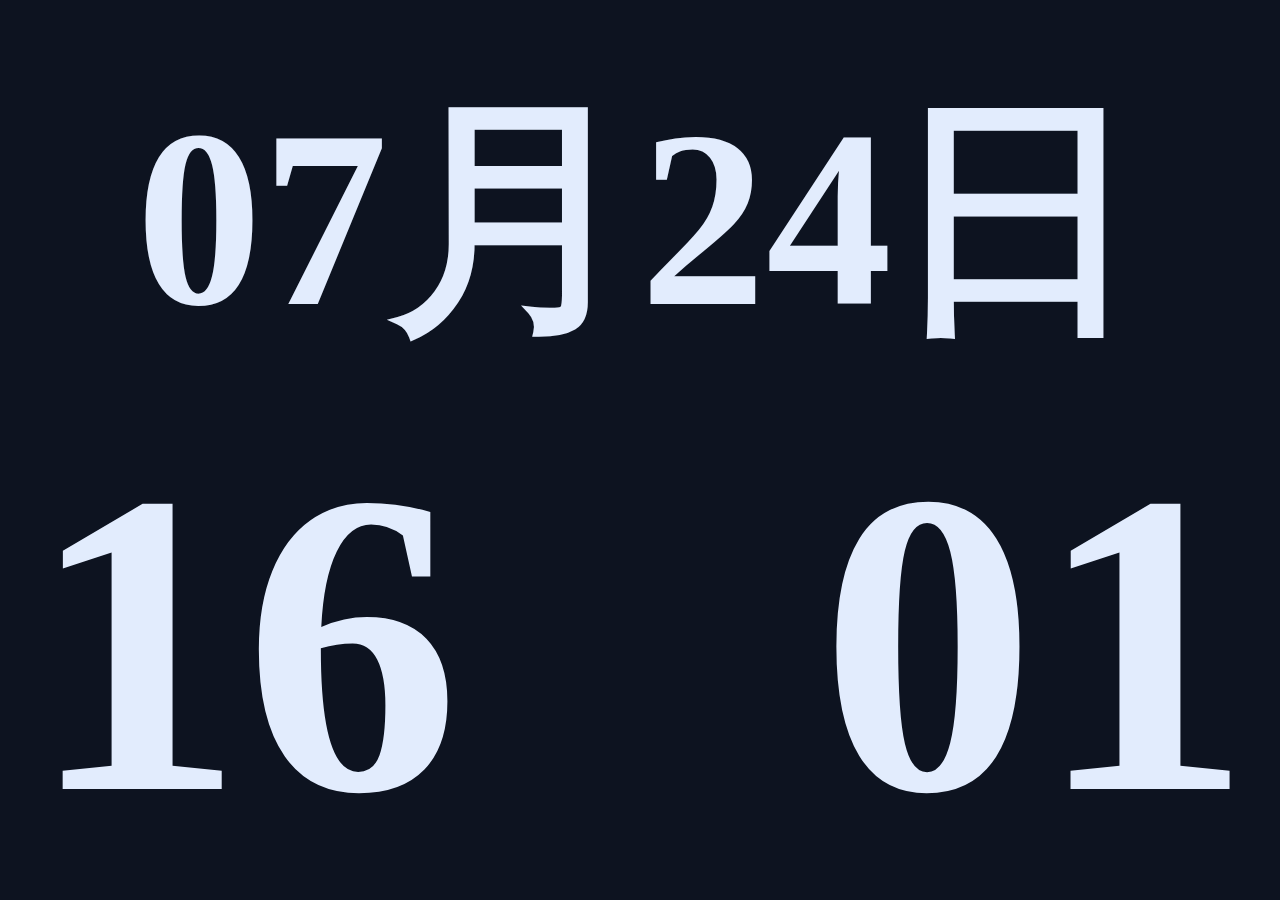
<file: myclock/index.html>
<!--
 * @Description: 优化时间日期布局以及页面颜色
 * @Version: 1.0
 * @Autor: Victorymyniu
 * @Date: 2020-10-13 15:34:53
 * @LastEditors: Victorymyniu
 * @LastEditTime: 
-->
<!DOCTYPE html>
<html lang="en">
<head>
  <meta charset="UTF-8">
  <meta name="viewport" content="width=device-width, initial-scale=1.0">
  <title>MyClocks</title>
  <link rel="stylesheet" href="./css/index.css">
</head>
<body>
  <div class="dateInfos"></div>
  <div class="times">
    <span class="hours"></span>
    <span class="point">:</span>
    <span class="mins"></span>
  </div>
  <script src="./js/index.js"></script>
</body>
</html>
</file>
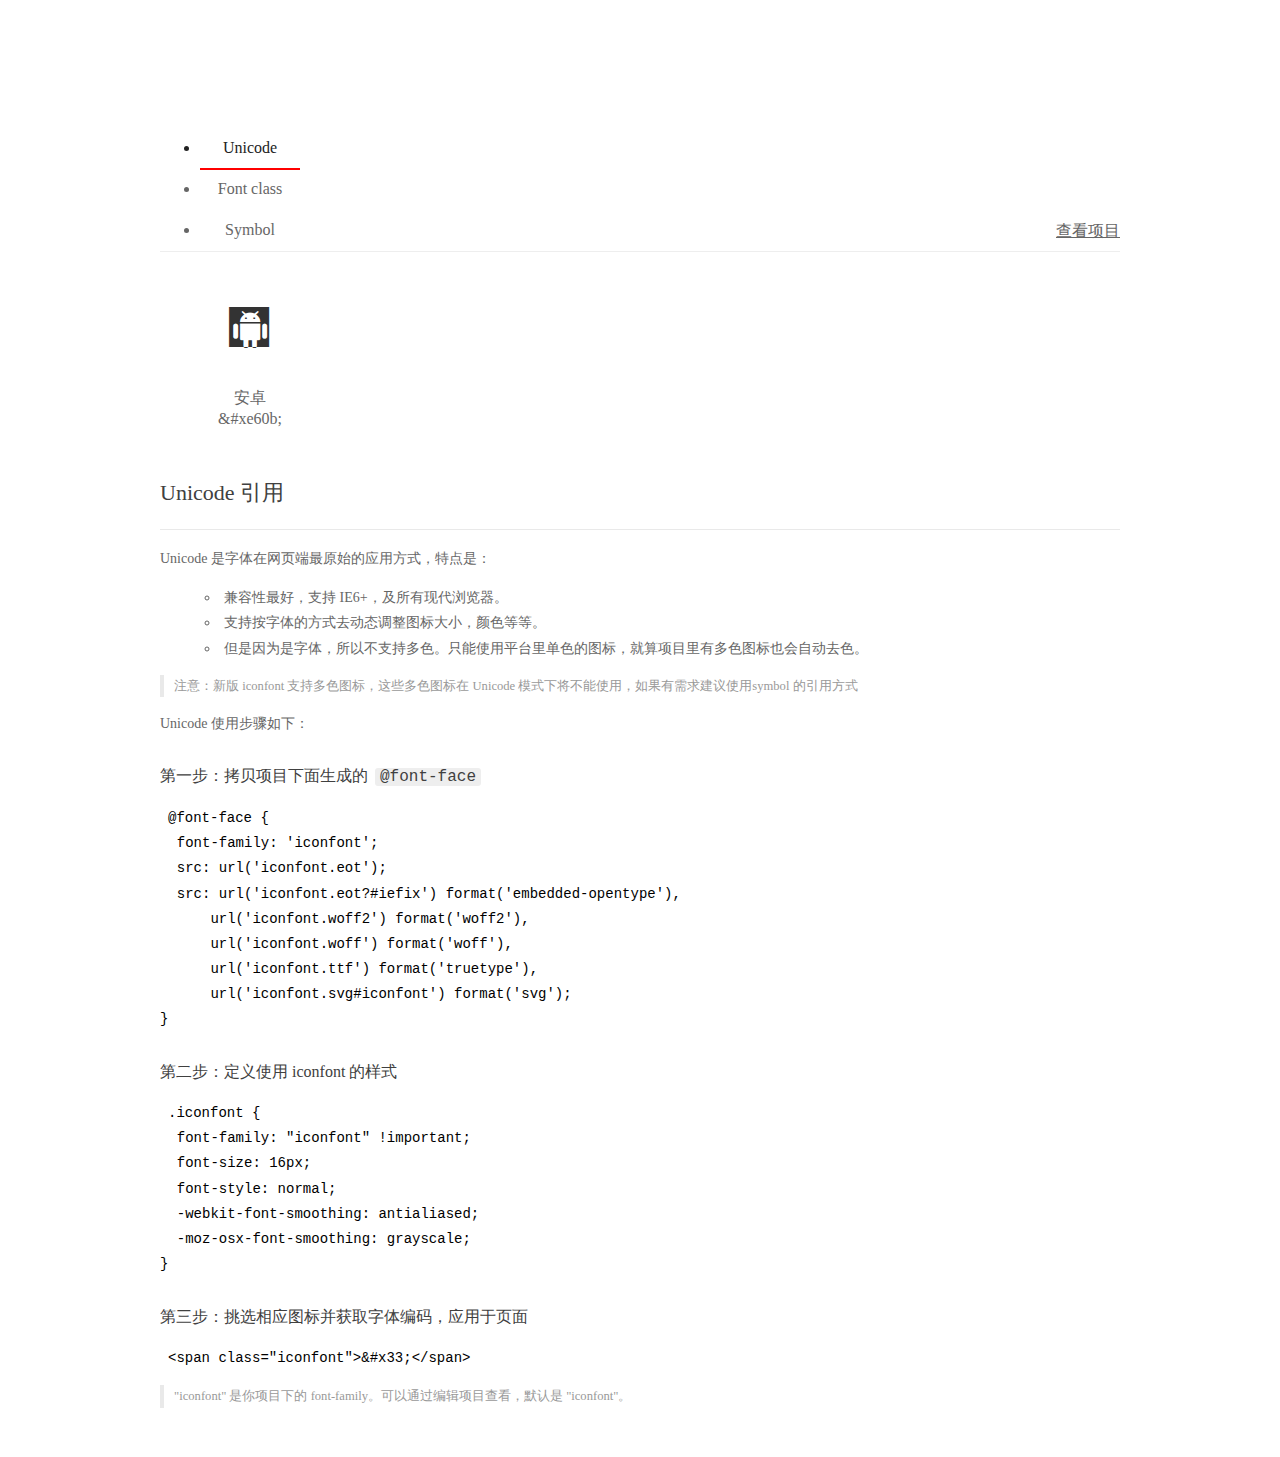
<file: mytest/iconfont/demo_index.html>
<!DOCTYPE html>
<html>
<head>
  <meta charset="utf-8"/>
  <title>IconFont Demo</title>
  <link rel="shortcut icon" href="https://img.alicdn.com/tps/i4/TB1_oz6GVXXXXaFXpXXJDFnIXXX-64-64.ico" type="image/x-icon"/>
  <link rel="stylesheet" href="https://g.alicdn.com/thx/cube/1.3.2/cube.min.css">
  <link rel="stylesheet" href="demo.css">
  <link rel="stylesheet" href="iconfont.css">
  <script src="iconfont.js"></script>
  <!-- jQuery -->
  <script src="https://a1.alicdn.com/oss/uploads/2018/12/26/7bfddb60-08e8-11e9-9b04-53e73bb6408b.js"></script>
  <!-- 代码高亮 -->
  <script src="https://a1.alicdn.com/oss/uploads/2018/12/26/a3f714d0-08e6-11e9-8a15-ebf944d7534c.js"></script>
</head>
<body>
  <div class="main">
    <h1 class="logo"><a href="https://www.iconfont.cn/" title="iconfont 首页" target="_blank">&#xe86b;</a></h1>
    <div class="nav-tabs">
      <ul id="tabs" class="dib-box">
        <li class="dib active"><span>Unicode</span></li>
        <li class="dib"><span>Font class</span></li>
        <li class="dib"><span>Symbol</span></li>
      </ul>
      
      <a href="https://www.iconfont.cn/manage/index?manage_type=myprojects&projectId=2262539" target="_blank" class="nav-more">查看项目</a>
      
    </div>
    <div class="tab-container">
      <div class="content unicode" style="display: block;">
          <ul class="icon_lists dib-box">
          
            <li class="dib">
              <span class="icon iconfont">&#xe60b;</span>
                <div class="name">安卓</div>
                <div class="code-name">&amp;#xe60b;</div>
              </li>
          
          </ul>
          <div class="article markdown">
          <h2 id="unicode-">Unicode 引用</h2>
          <hr>

          <p>Unicode 是字体在网页端最原始的应用方式，特点是：</p>
          <ul>
            <li>兼容性最好，支持 IE6+，及所有现代浏览器。</li>
            <li>支持按字体的方式去动态调整图标大小，颜色等等。</li>
            <li>但是因为是字体，所以不支持多色。只能使用平台里单色的图标，就算项目里有多色图标也会自动去色。</li>
          </ul>
          <blockquote>
            <p>注意：新版 iconfont 支持多色图标，这些多色图标在 Unicode 模式下将不能使用，如果有需求建议使用symbol 的引用方式</p>
          </blockquote>
          <p>Unicode 使用步骤如下：</p>
          <h3 id="-font-face">第一步：拷贝项目下面生成的 <code>@font-face</code></h3>
<pre><code class="language-css"
>@font-face {
  font-family: 'iconfont';
  src: url('iconfont.eot');
  src: url('iconfont.eot?#iefix') format('embedded-opentype'),
      url('iconfont.woff2') format('woff2'),
      url('iconfont.woff') format('woff'),
      url('iconfont.ttf') format('truetype'),
      url('iconfont.svg#iconfont') format('svg');
}
</code></pre>
          <h3 id="-iconfont-">第二步：定义使用 iconfont 的样式</h3>
<pre><code class="language-css"
>.iconfont {
  font-family: "iconfont" !important;
  font-size: 16px;
  font-style: normal;
  -webkit-font-smoothing: antialiased;
  -moz-osx-font-smoothing: grayscale;
}
</code></pre>
          <h3 id="-">第三步：挑选相应图标并获取字体编码，应用于页面</h3>
<pre>
<code class="language-html"
>&lt;span class="iconfont"&gt;&amp;#x33;&lt;/span&gt;
</code></pre>
          <blockquote>
            <p>"iconfont" 是你项目下的 font-family。可以通过编辑项目查看，默认是 "iconfont"。</p>
          </blockquote>
          </div>
      </div>
      <div class="content font-class">
        <ul class="icon_lists dib-box">
          
          <li class="dib">
            <span class="icon iconfont iconanzhuo"></span>
            <div class="name">
              安卓
            </div>
            <div class="code-name">.iconanzhuo
            </div>
          </li>
          
        </ul>
        <div class="article markdown">
        <h2 id="font-class-">font-class 引用</h2>
        <hr>

        <p>font-class 是 Unicode 使用方式的一种变种，主要是解决 Unicode 书写不直观，语意不明确的问题。</p>
        <p>与 Unicode 使用方式相比，具有如下特点：</p>
        <ul>
          <li>兼容性良好，支持 IE8+，及所有现代浏览器。</li>
          <li>相比于 Unicode 语意明确，书写更直观。可以很容易分辨这个 icon 是什么。</li>
          <li>因为使用 class 来定义图标，所以当要替换图标时，只需要修改 class 里面的 Unicode 引用。</li>
          <li>不过因为本质上还是使用的字体，所以多色图标还是不支持的。</li>
        </ul>
        <p>使用步骤如下：</p>
        <h3 id="-fontclass-">第一步：引入项目下面生成的 fontclass 代码：</h3>
<pre><code class="language-html">&lt;link rel="stylesheet" href="./iconfont.css"&gt;
</code></pre>
        <h3 id="-">第二步：挑选相应图标并获取类名，应用于页面：</h3>
<pre><code class="language-html">&lt;span class="iconfont iconxxx"&gt;&lt;/span&gt;
</code></pre>
        <blockquote>
          <p>"
            iconfont" 是你项目下的 font-family。可以通过编辑项目查看，默认是 "iconfont"。</p>
        </blockquote>
      </div>
      </div>
      <div class="content symbol">
          <ul class="icon_lists dib-box">
          
            <li class="dib">
                <svg class="icon svg-icon" aria-hidden="true">
                  <use xlink:href="#iconanzhuo"></use>
                </svg>
                <div class="name">安卓</div>
                <div class="code-name">#iconanzhuo</div>
            </li>
          
          </ul>
          <div class="article markdown">
          <h2 id="symbol-">Symbol 引用</h2>
          <hr>

          <p>这是一种全新的使用方式，应该说这才是未来的主流，也是平台目前推荐的用法。相关介绍可以参考这篇<a href="">文章</a>
            这种用法其实是做了一个 SVG 的集合，与另外两种相比具有如下特点：</p>
          <ul>
            <li>支持多色图标了，不再受单色限制。</li>
            <li>通过一些技巧，支持像字体那样，通过 <code>font-size</code>, <code>color</code> 来调整样式。</li>
            <li>兼容性较差，支持 IE9+，及现代浏览器。</li>
            <li>浏览器渲染 SVG 的性能一般，还不如 png。</li>
          </ul>
          <p>使用步骤如下：</p>
          <h3 id="-symbol-">第一步：引入项目下面生成的 symbol 代码：</h3>
<pre><code class="language-html">&lt;script src="./iconfont.js"&gt;&lt;/script&gt;
</code></pre>
          <h3 id="-css-">第二步：加入通用 CSS 代码（引入一次就行）：</h3>
<pre><code class="language-html">&lt;style&gt;
.icon {
  width: 1em;
  height: 1em;
  vertical-align: -0.15em;
  fill: currentColor;
  overflow: hidden;
}
&lt;/style&gt;
</code></pre>
          <h3 id="-">第三步：挑选相应图标并获取类名，应用于页面：</h3>
<pre><code class="language-html">&lt;svg class="icon" aria-hidden="true"&gt;
  &lt;use xlink:href="#icon-xxx"&gt;&lt;/use&gt;
&lt;/svg&gt;
</code></pre>
          </div>
      </div>

    </div>
  </div>
  <script>
  $(document).ready(function () {
      $('.tab-container .content:first').show()

      $('#tabs li').click(function (e) {
        var tabContent = $('.tab-container .content')
        var index = $(this).index()

        if ($(this).hasClass('active')) {
          return
        } else {
          $('#tabs li').removeClass('active')
          $(this).addClass('active')

          tabContent.hide().eq(index).fadeIn()
        }
      })
    })
  </script>
</body>
</html>
</file>
<file: myclock/css/index.css>
* {padding:0;margin:0;list-style:none;box-sizing:border-box;text-align: center;overflow: hidden;}
body {background-color: #0d1320;font-size: 70px;color: #e2ecfd;font-weight: bold;}
.dateInfos {font-size: 28vh;margin-top: 50px;}
.times {font-size: 48vh;line-height: 56vh;}
.point {position: relative; bottom:3vh;}
</file>
<file: mytest/iconfont/demo.css>
/* Logo 字体 */
@font-face {
  font-family: "iconfont logo";
  src: url('https://at.alicdn.com/t/font_985780_km7mi63cihi.eot?t=1545807318834');
  src: url('https://at.alicdn.com/t/font_985780_km7mi63cihi.eot?t=1545807318834#iefix') format('embedded-opentype'),
    url('https://at.alicdn.com/t/font_985780_km7mi63cihi.woff?t=1545807318834') format('woff'),
    url('https://at.alicdn.com/t/font_985780_km7mi63cihi.ttf?t=1545807318834') format('truetype'),
    url('https://at.alicdn.com/t/font_985780_km7mi63cihi.svg?t=1545807318834#iconfont') format('svg');
}

.logo {
  font-family: "iconfont logo";
  font-size: 160px;
  font-style: normal;
  -webkit-font-smoothing: antialiased;
  -moz-osx-font-smoothing: grayscale;
}

/* tabs */
.nav-tabs {
  position: relative;
}

.nav-tabs .nav-more {
  position: absolute;
  right: 0;
  bottom: 0;
  height: 42px;
  line-height: 42px;
  color: #666;
}

#tabs {
  border-bottom: 1px solid #eee;
}

#tabs li {
  cursor: pointer;
  width: 100px;
  height: 40px;
  line-height: 40px;
  text-align: center;
  font-size: 16px;
  border-bottom: 2px solid transparent;
  position: relative;
  z-index: 1;
  margin-bottom: -1px;
  color: #666;
}


#tabs .active {
  border-bottom-color: #f00;
  color: #222;
}

.tab-container .content {
  display: none;
}

/* 页面布局 */
.main {
  padding: 30px 100px;
  width: 960px;
  margin: 0 auto;
}

.main .logo {
  color: #333;
  text-align: left;
  margin-bottom: 30px;
  line-height: 1;
  height: 110px;
  margin-top: -50px;
  overflow: hidden;
  *zoom: 1;
}

.main .logo a {
  font-size: 160px;
  color: #333;
}

.helps {
  margin-top: 40px;
}

.helps pre {
  padding: 20px;
  margin: 10px 0;
  border: solid 1px #e7e1cd;
  background-color: #fffdef;
  overflow: auto;
}

.icon_lists {
  width: 100% !important;
  overflow: hidden;
  *zoom: 1;
}

.icon_lists li {
  width: 100px;
  margin-bottom: 10px;
  margin-right: 20px;
  text-align: center;
  list-style: none !important;
  cursor: default;
}

.icon_lists li .code-name {
  line-height: 1.2;
}

.icon_lists .icon {
  display: block;
  height: 100px;
  line-height: 100px;
  font-size: 42px;
  margin: 10px auto;
  color: #333;
  -webkit-transition: font-size 0.25s linear, width 0.25s linear;
  -moz-transition: font-size 0.25s linear, width 0.25s linear;
  transition: font-size 0.25s linear, width 0.25s linear;
}

.icon_lists .icon:hover {
  font-size: 100px;
}

.icon_lists .svg-icon {
  /* 通过设置 font-size 来改变图标大小 */
  width: 1em;
  /* 图标和文字相邻时，垂直对齐 */
  vertical-align: -0.15em;
  /* 通过设置 color 来改变 SVG 的颜色/fill */
  fill: currentColor;
  /* path 和 stroke 溢出 viewBox 部分在 IE 下会显示
      normalize.css 中也包含这行 */
  overflow: hidden;
}

.icon_lists li .name,
.icon_lists li .code-name {
  color: #666;
}

/* markdown 样式 */
.markdown {
  color: #666;
  font-size: 14px;
  line-height: 1.8;
}

.highlight {
  line-height: 1.5;
}

.markdown img {
  vertical-align: middle;
  max-width: 100%;
}

.markdown h1 {
  color: #404040;
  font-weight: 500;
  line-height: 40px;
  margin-bottom: 24px;
}

.markdown h2,
.markdown h3,
.markdown h4,
.markdown h5,
.markdown h6 {
  color: #404040;
  margin: 1.6em 0 0.6em 0;
  font-weight: 500;
  clear: both;
}

.markdown h1 {
  font-size: 28px;
}

.markdown h2 {
  font-size: 22px;
}

.markdown h3 {
  font-size: 16px;
}

.markdown h4 {
  font-size: 14px;
}

.markdown h5 {
  font-size: 12px;
}

.markdown h6 {
  font-size: 12px;
}

.markdown hr {
  height: 1px;
  border: 0;
  background: #e9e9e9;
  margin: 16px 0;
  clear: both;
}

.markdown p {
  margin: 1em 0;
}

.markdown>p,
.markdown>blockquote,
.markdown>.highlight,
.markdown>ol,
.markdown>ul {
  width: 80%;
}

.markdown ul>li {
  list-style: circle;
}

.markdown>ul li,
.markdown blockquote ul>li {
  margin-left: 20px;
  padding-left: 4px;
}

.markdown>ul li p,
.markdown>ol li p {
  margin: 0.6em 0;
}

.markdown ol>li {
  list-style: decimal;
}

.markdown>ol li,
.markdown blockquote ol>li {
  margin-left: 20px;
  padding-left: 4px;
}

.markdown code {
  margin: 0 3px;
  padding: 0 5px;
  background: #eee;
  border-radius: 3px;
}

.markdown strong,
.markdown b {
  font-weight: 600;
}

.markdown>table {
  border-collapse: collapse;
  border-spacing: 0px;
  empty-cells: show;
  border: 1px solid #e9e9e9;
  width: 95%;
  margin-bottom: 24px;
}

.markdown>table th {
  white-space: nowrap;
  color: #333;
  font-weight: 600;
}

.markdown>table th,
.markdown>table td {
  border: 1px solid #e9e9e9;
  padding: 8px 16px;
  text-align: left;
}

.markdown>table th {
  background: #F7F7F7;
}

.markdown blockquote {
  font-size: 90%;
  color: #999;
  border-left: 4px solid #e9e9e9;
  padding-left: 0.8em;
  margin: 1em 0;
}

.markdown blockquote p {
  margin: 0;
}

.markdown .anchor {
  opacity: 0;
  transition: opacity 0.3s ease;
  margin-left: 8px;
}

.markdown .waiting {
  color: #ccc;
}

.markdown h1:hover .anchor,
.markdown h2:hover .anchor,
.markdown h3:hover .anchor,
.markdown h4:hover .anchor,
.markdown h5:hover .anchor,
.markdown h6:hover .anchor {
  opacity: 1;
  display: inline-block;
}

.markdown>br,
.markdown>p>br {
  clear: both;
}


.hljs {
  display: block;
  background: white;
  padding: 0.5em;
  color: #333333;
  overflow-x: auto;
}

.hljs-comment,
.hljs-meta {
  color: #969896;
}

.hljs-string,
.hljs-variable,
.hljs-template-variable,
.hljs-strong,
.hljs-emphasis,
.hljs-quote {
  color: #df5000;
}

.hljs-keyword,
.hljs-selector-tag,
.hljs-type {
  color: #a71d5d;
}

.hljs-literal,
.hljs-symbol,
.hljs-bullet,
.hljs-attribute {
  color: #0086b3;
}

.hljs-section,
.hljs-name {
  color: #63a35c;
}

.hljs-tag {
  color: #333333;
}

.hljs-title,
.hljs-attr,
.hljs-selector-id,
.hljs-selector-class,
.hljs-selector-attr,
.hljs-selector-pseudo {
  color: #795da3;
}

.hljs-addition {
  color: #55a532;
  background-color: #eaffea;
}

.hljs-deletion {
  color: #bd2c00;
  background-color: #ffecec;
}

.hljs-link {
  text-decoration: underline;
}

/* 代码高亮 */
/* PrismJS 1.15.0
https://prismjs.com/download.html#themes=prism&languages=markup+css+clike+javascript */
/**
 * prism.js default theme for JavaScript, CSS and HTML
 * Based on dabblet (http://dabblet.com)
 * @author Lea Verou
 */
code[class*="language-"],
pre[class*="language-"] {
  color: black;
  background: none;
  text-shadow: 0 1px white;
  font-family: Consolas, Monaco, 'Andale Mono', 'Ubuntu Mono', monospace;
  text-align: left;
  white-space: pre;
  word-spacing: normal;
  word-break: normal;
  word-wrap: normal;
  line-height: 1.5;

  -moz-tab-size: 4;
  -o-tab-size: 4;
  tab-size: 4;

  -webkit-hyphens: none;
  -moz-hyphens: none;
  -ms-hyphens: none;
  hyphens: none;
}

pre[class*="language-"]::-moz-selection,
pre[class*="language-"] ::-moz-selection,
code[class*="language-"]::-moz-selection,
code[class*="language-"] ::-moz-selection {
  text-shadow: none;
  background: #b3d4fc;
}

pre[class*="language-"]::selection,
pre[class*="language-"] ::selection,
code[class*="language-"]::selection,
code[class*="language-"] ::selection {
  text-shadow: none;
  background: #b3d4fc;
}

@media print {

  code[class*="language-"],
  pre[class*="language-"] {
    text-shadow: none;
  }
}

/* Code blocks */
pre[class*="language-"] {
  padding: 1em;
  margin: .5em 0;
  overflow: auto;
}

:not(pre)>code[class*="language-"],
pre[class*="language-"] {
  background: #f5f2f0;
}

/* Inline code */
:not(pre)>code[class*="language-"] {
  padding: .1em;
  border-radius: .3em;
  white-space: normal;
}

.token.comment,
.token.prolog,
.token.doctype,
.token.cdata {
  color: slategray;
}

.token.punctuation {
  color: #999;
}

.namespace {
  opacity: .7;
}

.token.property,
.token.tag,
.token.boolean,
.token.number,
.token.constant,
.token.symbol,
.token.deleted {
  color: #905;
}

.token.selector,
.token.attr-name,
.token.string,
.token.char,
.token.builtin,
.token.inserted {
  color: #690;
}

.token.operator,
.token.entity,
.token.url,
.language-css .token.string,
.style .token.string {
  color: #9a6e3a;
  background: hsla(0, 0%, 100%, .5);
}

.token.atrule,
.token.attr-value,
.token.keyword {
  color: #07a;
}

.token.function,
.token.class-name {
  color: #DD4A68;
}

.token.regex,
.token.important,
.token.variable {
  color: #e90;
}

.token.important,
.token.bold {
  font-weight: bold;
}

.token.italic {
  font-style: italic;
}

.token.entity {
  cursor: help;
}
</file>
<file: mytest/iconfont/iconfont.css>
@font-face {font-family: "iconfont";
  src: url('iconfont.eot?t=1607594755521'); /* IE9 */
  src: url('iconfont.eot?t=1607594755521#iefix') format('embedded-opentype'), /* IE6-IE8 */
  url('[data-uri]') format('woff2'),
  url('iconfont.woff?t=1607594755521') format('woff'),
  url('iconfont.ttf?t=1607594755521') format('truetype'), /* chrome, firefox, opera, Safari, Android, iOS 4.2+ */
  url('iconfont.svg?t=1607594755521#iconfont') format('svg'); /* iOS 4.1- */
}

.iconfont {
  font-family: "iconfont" !important;
  font-size: 16px;
  font-style: normal;
  -webkit-font-smoothing: antialiased;
  -moz-osx-font-smoothing: grayscale;
}

.iconanzhuo:before {
  content: "\e60b";
}
</file>
